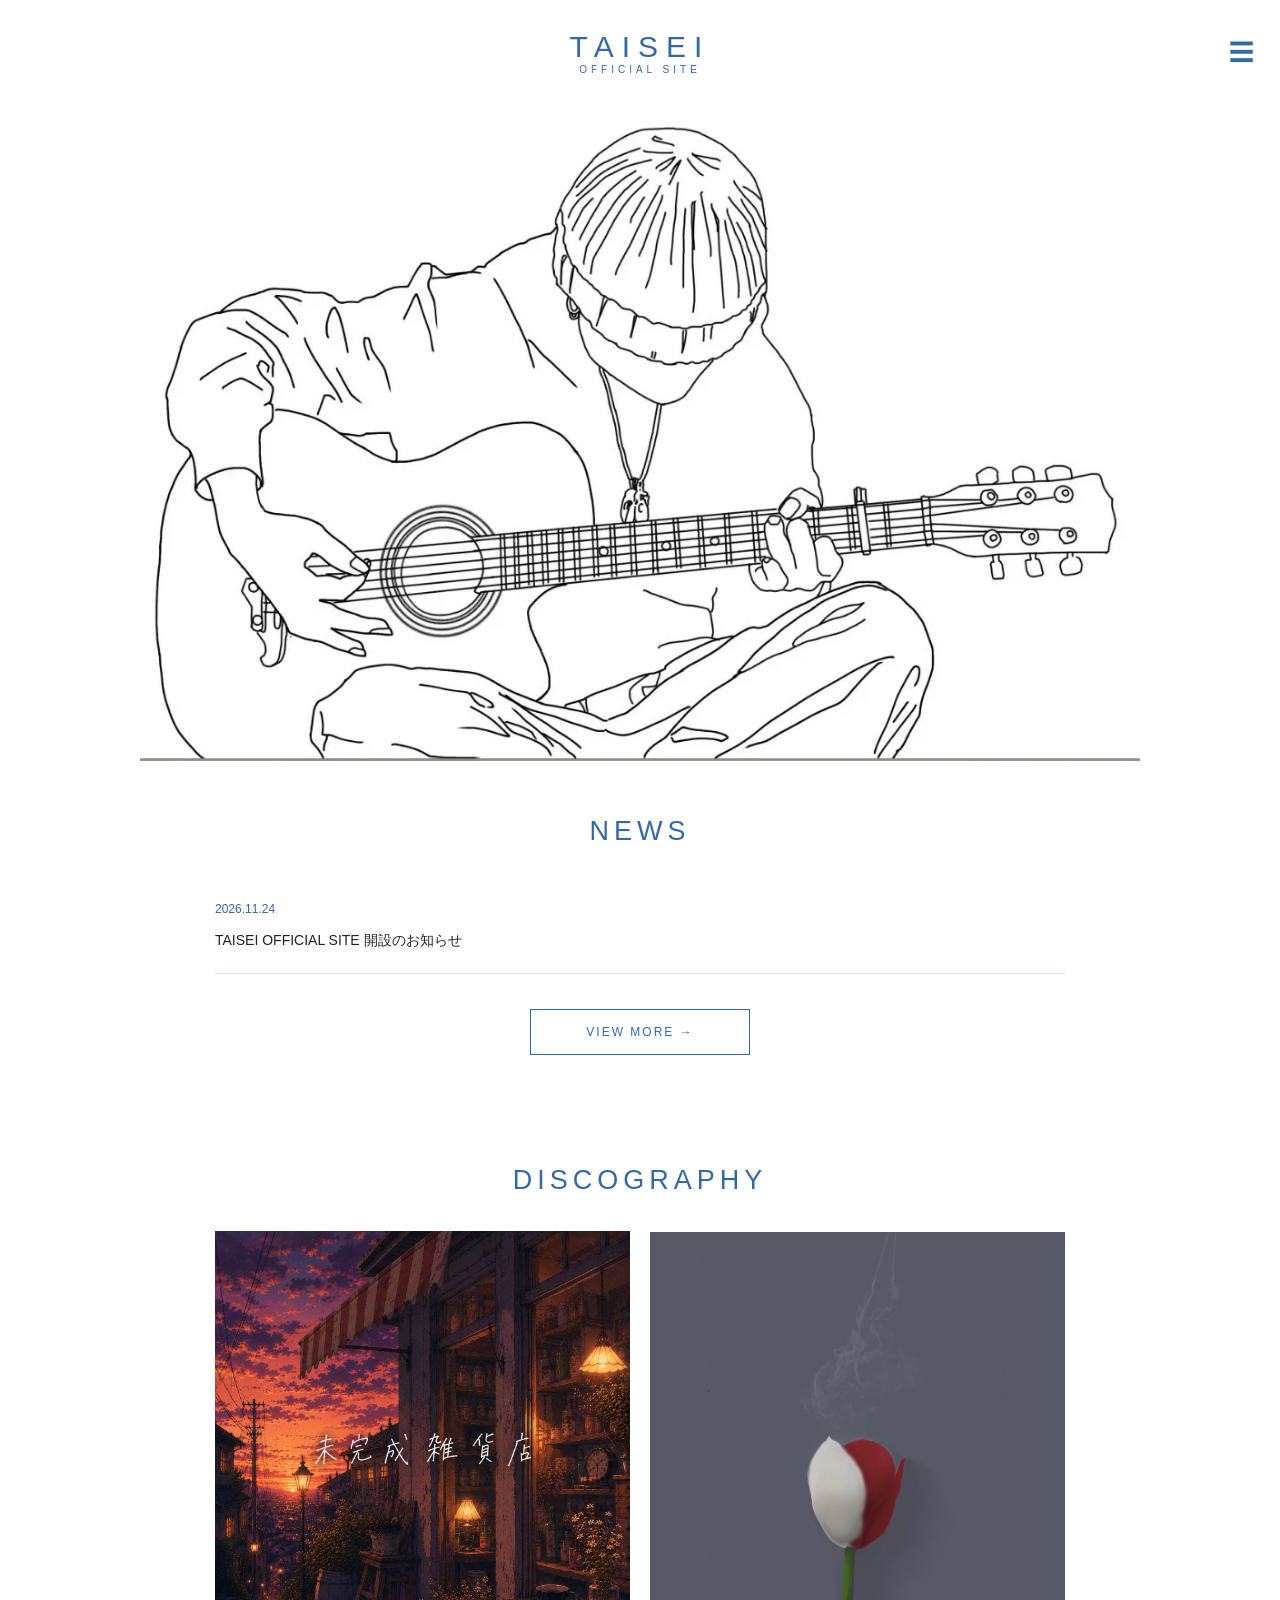
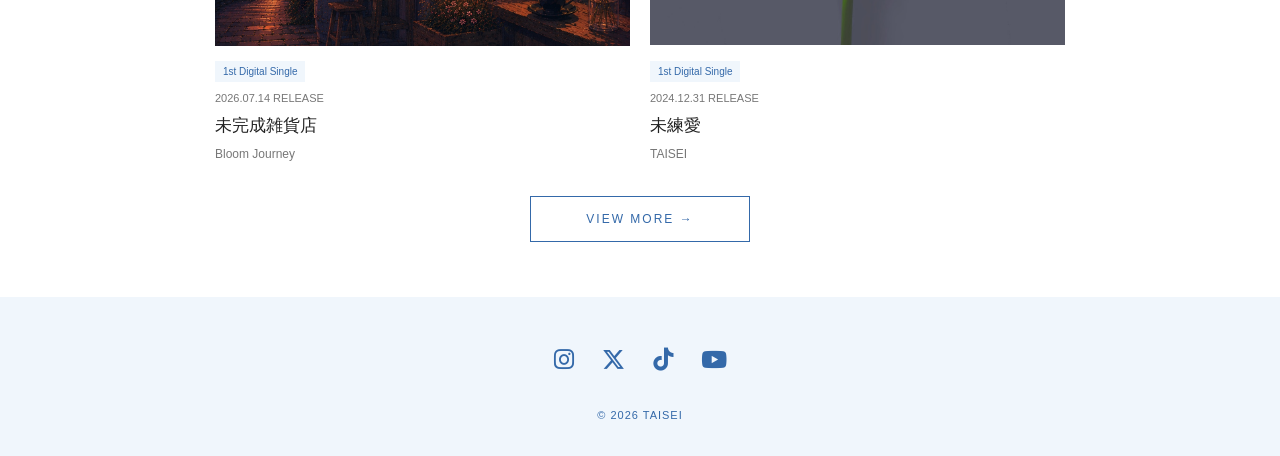
<file: index.html>
<!DOCTYPE html>
<html lang="ja">
<head>
  
<link rel="stylesheet" href="animation.css">

<meta charset="UTF-8">
<meta name="viewport" content="width=device-width, initial-scale=1.0">
<title>TAISEI OFFICIAL SITE</title>
<meta name="description" content="シンガーソングライターTAISEIの公式サイト。最新情報、プロフィール、楽曲情報などを掲載。">
<link rel="stylesheet" href="https://cdnjs.cloudflare.com/ajax/libs/font-awesome/6.7.2/css/all.min.css">

<style>
* {
  box-sizing: border-box;
}
body {
  margin: 0;
  background: #ffffff;
  color: #222222;
  font-family: sans-serif;
}
header {
  padding: 30px 20px;
  text-align: center;
  color: #3469a9;
  position: relative;
}
.logo {
  font-size: 30px;
  font-weight: 300;
  letter-spacing: 8px;
}
.subtitle {
  font-size: 10px;
  letter-spacing: 4px;
}
.menu {
  position: absolute;
  right: 20px;
  top: 35px;
  font-size: 25px;
  color: #3469a9;
  background: none;
  border: none;
  cursor: pointer;
}
nav {
  display: none;
  background: #f0f6fc;
  text-align: center;
  padding: 20px;
}
nav .nav-link {
  display: block;
  padding: 15px;
  color: #3469a9;
  text-decoration: none;
  letter-spacing: 2px;
  font-size: 14px;
}
.sns {
  display: flex;
  justify-content: center;
  align-items: center;
  gap: 28px;
  padding: 25px 0;
}
.sns a {
  color: #3469a9;
  font-size: 23px;
  text-decoration: none;
  transition: opacity 0.2s;
}
.sns a:hover {
  opacity: 0.5;
}
.hero {
  max-width: 1000px;
  margin: auto;
}
.hero img {
  display: block;
  width: 100%;
  height: auto;
}
main {
  max-width: 900px;
  margin: auto;
  padding: 0 25px;
}
section {
  padding: 55px 0;
}
.section-title {
  text-align: center;
  color: #3469a9;
  font-size: 27px;
  font-weight: 300;
  letter-spacing: 5px;
  margin: 0 0 35px;
}
.news-item {
  display: block;
  padding: 20px 0;
  border-bottom: 1px solid #d6e4f2;
  text-decoration: none;
  color: #222222;
}
.news-date {
  font-size: 12px;
  color: #3469a9;
  margin-bottom: 12px;
}
.news-text {
  font-size: 14px;
  line-height: 1.8;
}
.releases {
  display: grid;
  grid-template-columns: repeat(2, minmax(0, 1fr));
  gap: 20px;
}
.release {
  text-decoration: none;
  color: #222222;
}
.jacket {
  display: block;
  width: 100%;
  aspect-ratio: 1 / 1;
  object-fit: contain;
}
.type {
  display: inline-block;
  margin-top: 15px;
  padding: 5px 8px;
  background: #f0f6fc;
  color: #3469a9;
  font-size: 10px;
}
.date {
  color: #777777;
  font-size: 11px;
  margin-top: 10px;
}
.release h3 {
  font-size: 17px;
  font-weight: 500;
  margin: 10px 0;
}
.artist {
  color: #777777;
  font-size: 12px;
}
.more {
  display: block;
  width: 220px;
  max-width: 100%;
  margin: 35px auto 0;
  padding: 15px;
  border: 1px solid #3469a9;
  color: #3469a9;
  text-align: center;
  text-decoration: none;
  font-size: 12px;
  letter-spacing: 2px;
}
footer {
  background: #f0f6fc;
  color: #3469a9;
  text-align: center;
  padding: 25px 20px 35px;
}
.copyright {
  font-size: 11px;
  letter-spacing: 1px;
  margin-top: 10px;
}
</style>
</head>

<body>

<header>
  <div class="logo">TAISEI</div>
  <div class="subtitle">OFFICIAL SITE</div>
  <button class="menu" aria-label="メニュー" aria-expanded="false" onclick="toggleMenu()">☰</button>
</header>

<nav id="nav">

  <a class="nav-link" href="index.html">HOME</a>
  <a class="nav-link" href="news.html">NEWS</a>
  <a class="nav-link" href="profile.html">PROFILE</a>
  <a class="nav-link" href="discography.html">DISCOGRAPHY</a>
  <a class="nav-link" href="contact.html">CONTACT</a>

  <div class="sns">

    <a href="https://www.instagram.com/taisei_bj/" target="_blank" rel="noopener noreferrer" aria-label="Instagram">
      <i class="fa-brands fa-instagram"></i>
    </a>

    <a href="https://x.com/taise1__" target="_blank" rel="noopener noreferrer" aria-label="X">
      <i class="fa-brands fa-x-twitter"></i>
    </a>

    <a href="https://www.tiktok.com/@taisei_bj" target="_blank" rel="noopener noreferrer" aria-label="TikTok">
      <i class="fa-brands fa-tiktok"></i>
    </a>

    <a href="https://youtube.com/@taisei_from_bloom.journey" target="_blank" rel="noopener noreferrer" aria-label="YouTube">
      <i class="fa-brands fa-youtube"></i>
    </a>

  </div>

</nav>

<div class="hero">
  <img src="artist.jpeg" alt="TAISEI">
</div>

<main>

  <section>

    <h2 class="section-title">NEWS</h2>

    <a class="news-item" href="news.html">
      <div class="news-date">2026.11.24</div>
      <div class="news-text">TAISEI OFFICIAL SITE 開設のお知らせ</div>
    </a>

    <a class="more" href="news.html">
      VIEW MORE →
    </a>

  </section>

  <section>

    <h2 class="section-title">DISCOGRAPHY</h2>

    <div class="releases">

      <a class="release" href="bloom.html">
        <img class="jacket" src="bloom.jpeg" alt="未完成雑貨店">
        <span class="type">1st Digital Single</span>
        <div class="date">2026.07.14 RELEASE</div>
        <h3>未完成雑貨店</h3>
        <div class="artist">Bloom Journey</div>
      </a>

      <a class="release" href="mirenai.html">
        <img class="jacket" src="mirenai.jpeg" alt="未練愛">
        <span class="type">1st Digital Single</span>
        <div class="date">2024.12.31 RELEASE</div>
        <h3>未練愛</h3>
        <div class="artist">TAISEI</div>
      </a>

    </div>

    <a class="more" href="discography.html">
      VIEW MORE →
    </a>

  </section>

</main>

<footer>

  <div class="sns">

    <a href="https://www.instagram.com/taisei_bj/" target="_blank" rel="noopener noreferrer" aria-label="Instagram">
      <i class="fa-brands fa-instagram"></i>
    </a>

    <a href="https://x.com/taise1__" target="_blank" rel="noopener noreferrer" aria-label="X">
      <i class="fa-brands fa-x-twitter"></i>
    </a>

    <a href="https://www.tiktok.com/@taisei_bj" target="_blank" rel="noopener noreferrer" aria-label="TikTok">
      <i class="fa-brands fa-tiktok"></i>
    </a>

    <a href="https://youtube.com/@taisei_from_bloom.journey" target="_blank" rel="noopener noreferrer" aria-label="YouTube">
      <i class="fa-brands fa-youtube"></i>
    </a>

  </div>

  <div class="copyright">
    © 2026 TAISEI
  </div>

</footer>

<script>
function toggleMenu() {
  const nav = document.getElementById("nav");
  const button = document.querySelector(".menu");
  const isOpen = nav.style.display === "block";
  nav.style.display = isOpen ? "none" : "block";
  button.textContent = isOpen ? "☰" : "×";
  button.setAttribute("aria-expanded", String(!isOpen));
}
</script>

</body>
</html>
</file>
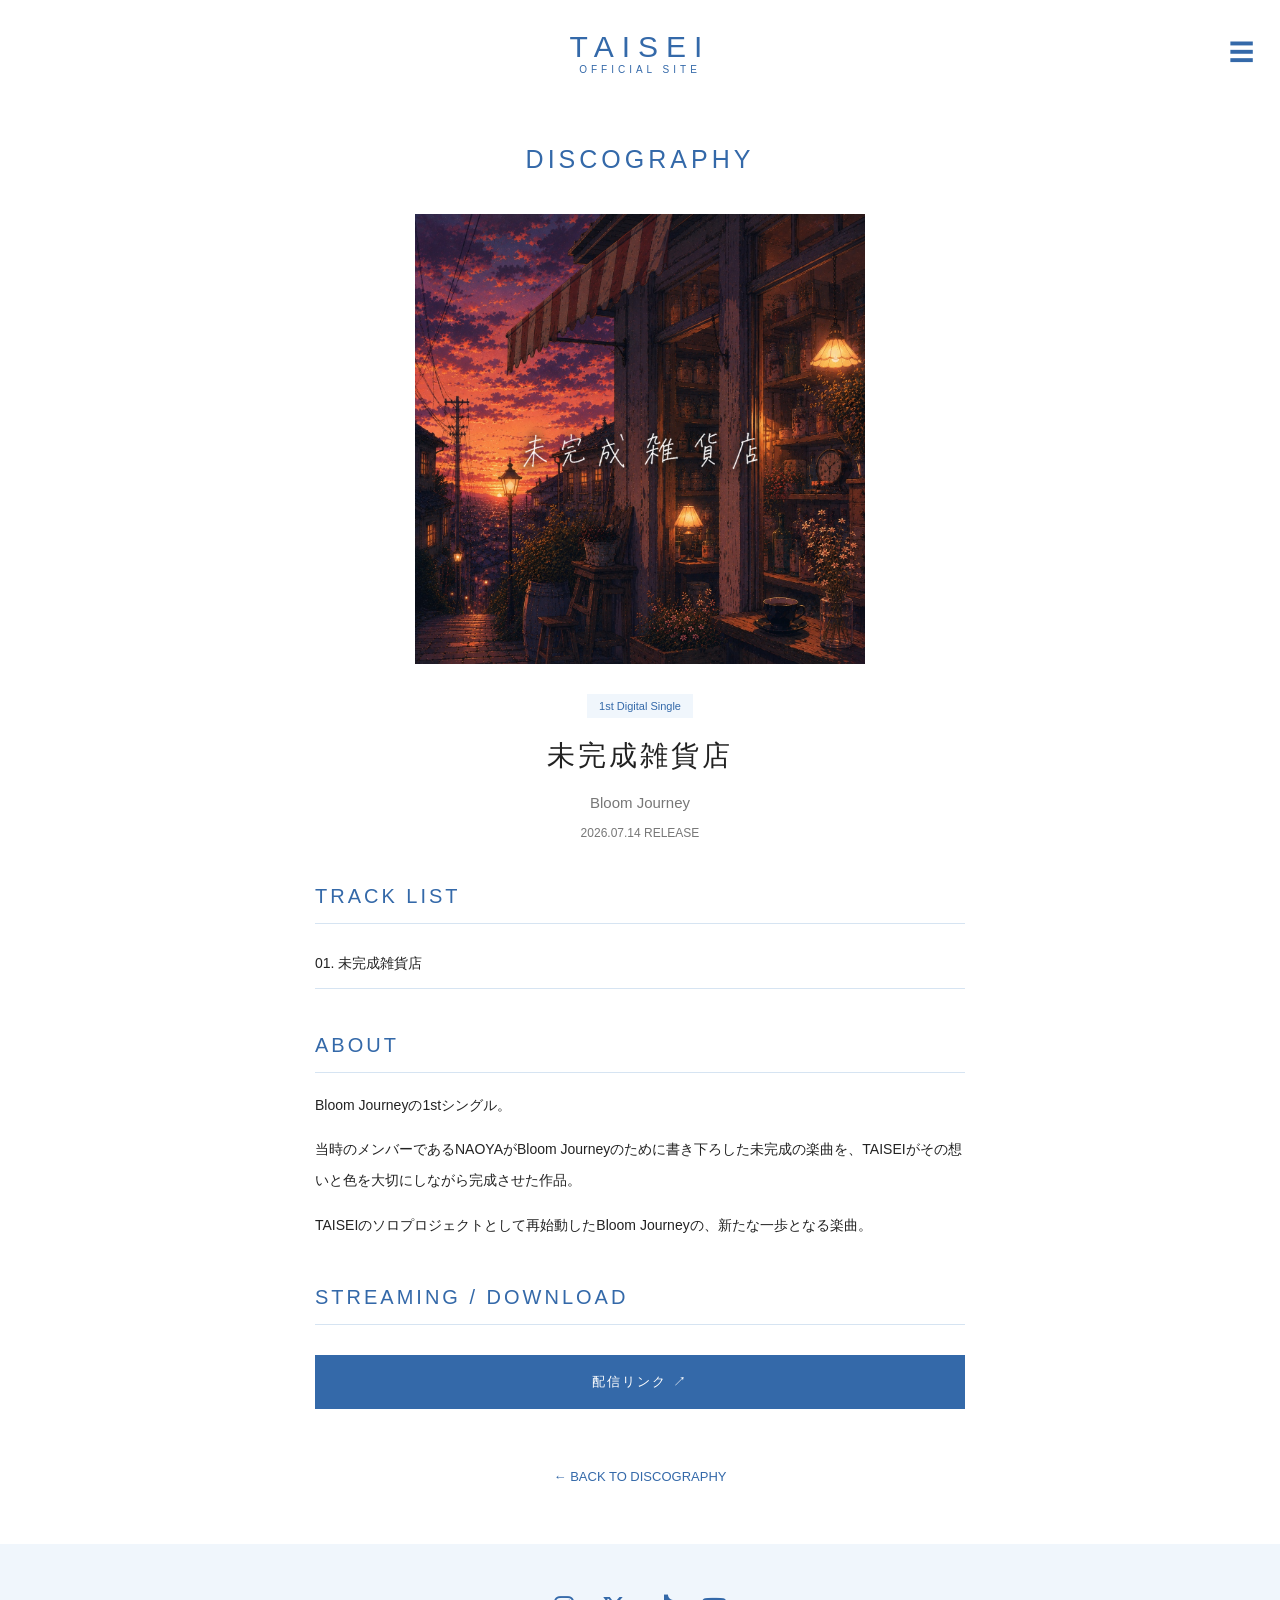
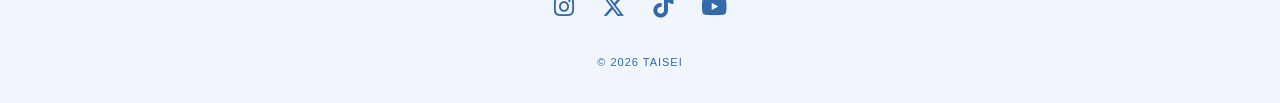
<file: bloom.html>
<!DOCTYPE html>
<html lang="ja">
<head>
<meta charset="UTF-8">
<meta name="viewport" content="width=device-width, initial-scale=1.0">
<title>未完成雑貨店 | TAISEI OFFICIAL SITE</title>

<link rel="stylesheet" href="https://cdnjs.cloudflare.com/ajax/libs/font-awesome/6.7.2/css/all.min.css">

<style>
* {
  box-sizing: border-box;
}
body {
  margin: 0;
  background: #ffffff;
  color: #222222;
  font-family: sans-serif;
}
header {
  padding: 30px 20px;
  text-align: center;
  color: #3469a9;
  position: relative;
}
.logo {
  font-size: 30px;
  font-weight: 300;
  letter-spacing: 8px;
}
.subtitle {
  font-size: 10px;
  letter-spacing: 4px;
}
.menu {
  position: absolute;
  right: 20px;
  top: 35px;
  font-size: 25px;
  color: #3469a9;
  background: none;
  border: none;
  cursor: pointer;
}
nav {
  display: none;
  background: #f0f6fc;
  text-align: center;
  padding: 20px;
}
nav .nav-link {
  display: block;
  padding: 15px;
  color: #3469a9;
  text-decoration: none;
  letter-spacing: 2px;
  font-size: 14px;
}
.sns {
  display: flex;
  justify-content: center;
  align-items: center;
  gap: 28px;
  padding: 25px 0;
}
.sns a {
  color: #3469a9;
  font-size: 23px;
  text-decoration: none;
  transition: opacity 0.2s;
}
.sns a:hover {
  opacity: 0.5;
}
main {
  max-width: 700px;
  margin: auto;
  padding: 40px 25px;
}
.page-title {
  text-align: center;
  color: #3469a9;
  font-size: 25px;
  font-weight: 300;
  letter-spacing: 4px;
  margin-bottom: 40px;
}
.jacket {
  display: block;
  width: 100%;
  max-width: 450px;
  margin: auto;
}
.info {
  text-align: center;
  margin-top: 30px;
}
.type {
  display: inline-block;
  background: #f0f6fc;
  color: #3469a9;
  padding: 6px 12px;
  font-size: 11px;
}
h1 {
  font-size: 28px;
  font-weight: 400;
  letter-spacing: 3px;
}
.artist {
  color: #777777;
  font-size: 15px;
}
.date {
  color: #777777;
  font-size: 12px;
  margin-top: 15px;
}
section {
  margin-top: 45px;
}
h2 {
  color: #3469a9;
  font-weight: 300;
  font-size: 20px;
  letter-spacing: 3px;
  border-bottom: 1px solid #d6e4f2;
  padding-bottom: 15px;
}
p {
  font-size: 14px;
  line-height: 2.2;
}
.track {
  padding: 15px 0;
  border-bottom: 1px solid #d6e4f2;
  font-size: 14px;
}
.streaming {
  display: block;
  text-align: center;
  background: #3469a9;
  color: #ffffff;
  text-decoration: none;
  padding: 18px;
  margin-top: 30px;
  font-size: 13px;
  letter-spacing: 2px;
}
.back {
  display: block;
  text-align: center;
  margin: 60px 0 20px;
  color: #3469a9;
  text-decoration: none;
  font-size: 13px;
}
footer {
  background: #f0f6fc;
  color: #3469a9;
  text-align: center;
  padding: 25px 20px 35px;
}
.copyright {
  font-size: 11px;
  letter-spacing: 1px;
  margin-top: 10px;
}
</style>
</head>

<body>

<header>
  <div class="logo">TAISEI</div>
  <div class="subtitle">OFFICIAL SITE</div>
  <button class="menu" aria-label="メニュー" aria-expanded="false" onclick="toggleMenu()">☰</button>
</header>

<nav id="nav">

  <a class="nav-link" href="index.html">HOME</a>
  <a class="nav-link" href="news.html">NEWS</a>
  <a class="nav-link" href="profile.html">PROFILE</a>
  <a class="nav-link" href="discography.html">DISCOGRAPHY</a>
  <a class="nav-link" href="contact.html">CONTACT</a>

  <div class="sns">

    <a href="https://www.instagram.com/taisei_bj/" target="_blank" rel="noopener noreferrer" aria-label="Instagram">
      <i class="fa-brands fa-instagram"></i>
    </a>

    <a href="https://x.com/taise1__" target="_blank" rel="noopener noreferrer" aria-label="X">
      <i class="fa-brands fa-x-twitter"></i>
    </a>

    <a href="https://www.tiktok.com/@taisei_bj" target="_blank" rel="noopener noreferrer" aria-label="TikTok">
      <i class="fa-brands fa-tiktok"></i>
    </a>

    <a href="https://youtube.com/@taisei_from_bloom.journey" target="_blank" rel="noopener noreferrer" aria-label="YouTube">
      <i class="fa-brands fa-youtube"></i>
    </a>

  </div>

</nav>

<main>

  <div class="page-title">DISCOGRAPHY</div>

  <img class="jacket" src="bloom.jpeg" alt="未完成雑貨店">

  <div class="info">
    <span class="type">1st Digital Single</span>
    <h1>未完成雑貨店</h1>
    <div class="artist">Bloom Journey</div>
    <div class="date">2026.07.14 RELEASE</div>
  </div>

  <section>
    <h2>TRACK LIST</h2>
    <div class="track">01. 未完成雑貨店</div>
  </section>

  <section>
    <h2>ABOUT</h2>

    <p>
      Bloom Journeyの1stシングル。
    </p>

    <p>
      当時のメンバーであるNAOYAがBloom Journeyのために書き下ろした未完成の楽曲を、TAISEIがその想いと色を大切にしながら完成させた作品。
    </p>

    <p>
      TAISEIのソロプロジェクトとして再始動したBloom Journeyの、新たな一歩となる楽曲。
    </p>

  </section>

  <section>

    <h2>STREAMING / DOWNLOAD</h2>

    <a class="streaming" href="https://linkco.re/r6Sgh4Gp" target="_blank" rel="noopener noreferrer">
      配信リンク ↗
    </a>

  </section>

  <a class="back" href="discography.html">
    ← BACK TO DISCOGRAPHY
  </a>

</main>

<footer>

  <div class="sns">

    <a href="https://www.instagram.com/taisei_bj/" target="_blank" rel="noopener noreferrer" aria-label="Instagram">
      <i class="fa-brands fa-instagram"></i>
    </a>

    <a href="https://x.com/taise1__" target="_blank" rel="noopener noreferrer" aria-label="X">
      <i class="fa-brands fa-x-twitter"></i>
    </a>

    <a href="https://www.tiktok.com/@taisei_bj" target="_blank" rel="noopener noreferrer" aria-label="TikTok">
      <i class="fa-brands fa-tiktok"></i>
    </a>

    <a href="https://youtube.com/@taisei_from_bloom.journey" target="_blank" rel="noopener noreferrer" aria-label="YouTube">
      <i class="fa-brands fa-youtube"></i>
    </a>

  </div>

  <div class="copyright">
    © 2026 TAISEI
  </div>

</footer>

<script>
function toggleMenu() {
  const nav = document.getElementById("nav");
  const button = document.querySelector(".menu");
  const isOpen = nav.style.display === "block";

  nav.style.display = isOpen ? "none" : "block";
  button.textContent = isOpen ? "☰" : "×";
  button.setAttribute("aria-expanded", String(!isOpen));
}
</script>

</body>
</html>
</file>
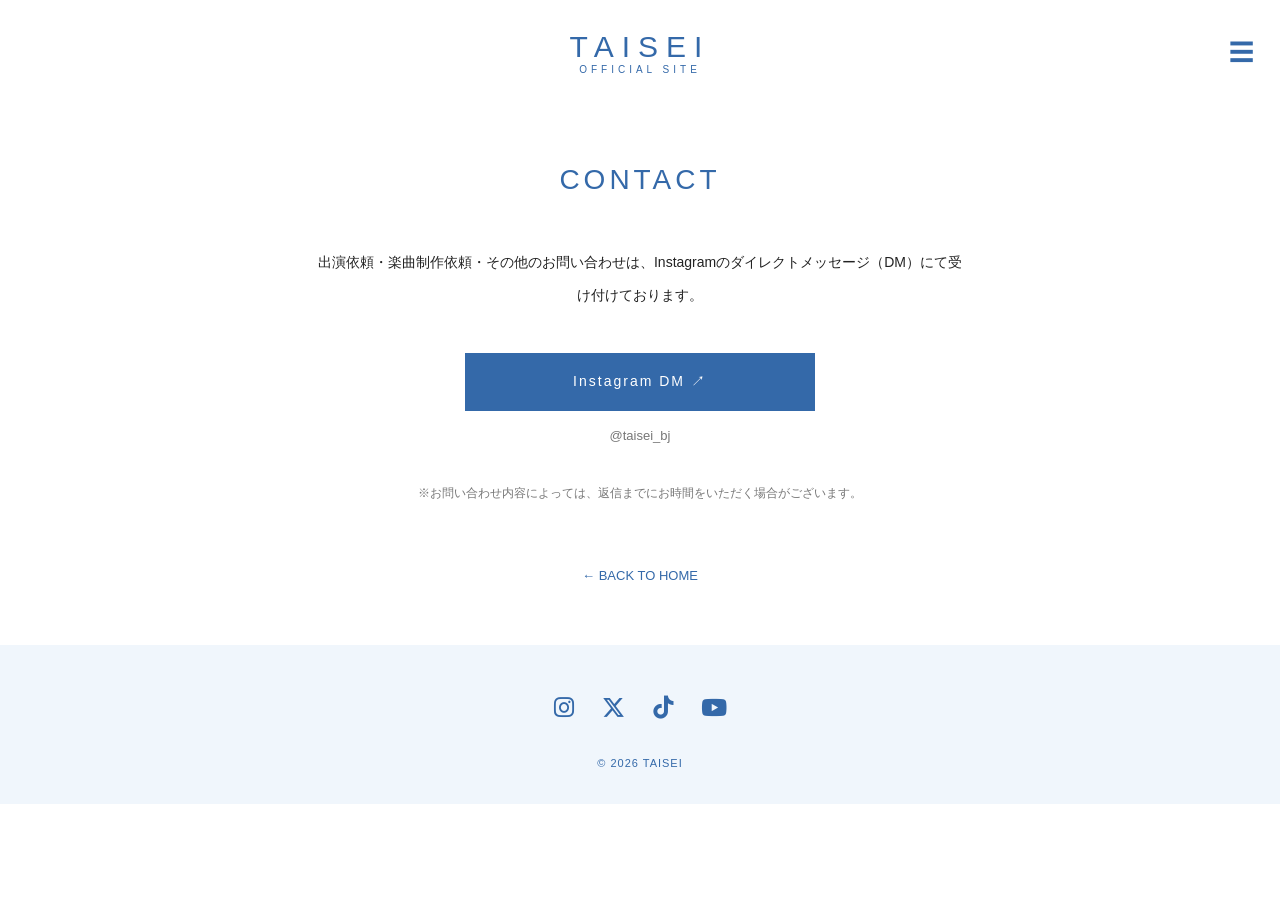
<file: contact.html>
<!DOCTYPE html>
<html lang="ja">
<head>
  <link rel="stylesheet" href="animation.css?v=3">
<meta charset="UTF-8">
<meta name="viewport" content="width=device-width, initial-scale=1.0">
<title>CONTACT | TAISEI OFFICIAL SITE</title>

<link rel="stylesheet" href="https://cdnjs.cloudflare.com/ajax/libs/font-awesome/6.7.2/css/all.min.css">

<style>
* {
  box-sizing: border-box;
}
body {
  margin: 0;
  background: #ffffff;
  color: #222222;
  font-family: sans-serif;
}
header {
  padding: 30px 20px;
  text-align: center;
  color: #3469a9;
  position: relative;
}
.logo {
  font-size: 30px;
  font-weight: 300;
  letter-spacing: 8px;
}
.subtitle {
  font-size: 10px;
  letter-spacing: 4px;
}
.menu {
  position: absolute;
  right: 20px;
  top: 35px;
  font-size: 25px;
  color: #3469a9;
  background: none;
  border: none;
  cursor: pointer;
}
nav {
  display: none;
  background: #f0f6fc;
  text-align: center;
  padding: 20px;
}
nav .nav-link {
  display: block;
  padding: 15px;
  color: #3469a9;
  text-decoration: none;
  letter-spacing: 2px;
  font-size: 14px;
}
.sns {
  display: flex;
  justify-content: center;
  align-items: center;
  gap: 28px;
  padding: 25px 0;
}
.sns a {
  color: #3469a9;
  font-size: 23px;
  text-decoration: none;
  transition: opacity 0.2s;
}
.sns a:hover {
  opacity: 0.5;
}
main {
  max-width: 700px;
  min-height: 60vh;
  margin: auto;
  padding: 40px 25px;
  text-align: center;
}
h1 {
  color: #3469a9;
  font-size: 28px;
  font-weight: 300;
  letter-spacing: 4px;
  margin-bottom: 50px;
}
p {
  font-size: 14px;
  line-height: 2.4;
}
.instagram {
  display: block;
  max-width: 350px;
  margin: 40px auto 15px;
  padding: 20px;
  background: #3469a9;
  color: #ffffff;
  text-decoration: none;
  font-size: 14px;
  letter-spacing: 2px;
}
.account {
  color: #777777;
  font-size: 13px;
  text-decoration: none;
}
.note {
  color: #777777;
  font-size: 12px;
  margin-top: 35px;
}
.back {
  display: block;
  text-align: center;
  margin: 60px 0 20px;
  color: #3469a9;
  text-decoration: none;
  font-size: 13px;
}
footer {
  background: #f0f6fc;
  color: #3469a9;
  text-align: center;
  padding: 25px 20px 35px;
}
.copyright {
  font-size: 11px;
  letter-spacing: 1px;
  margin-top: 10px;
}
</style>
</head>

<body>

<header>
  <div class="logo">TAISEI</div>
  <div class="subtitle">OFFICIAL SITE</div>
  <button class="menu" aria-label="メニュー" aria-expanded="false" onclick="toggleMenu()">☰</button>
</header>

<nav id="nav">

  <a class="nav-link" href="index.html">HOME</a>
  <a class="nav-link" href="news.html">NEWS</a>
  <a class="nav-link" href="profile.html">PROFILE</a>
  <a class="nav-link" href="discography.html">DISCOGRAPHY</a>
  <a class="nav-link" href="contact.html">CONTACT</a>

  <div class="sns">

    <a href="https://www.instagram.com/taisei_bj/" target="_blank" rel="noopener noreferrer" aria-label="Instagram">
      <i class="fa-brands fa-instagram"></i>
    </a>

    <a href="https://x.com/taise1__" target="_blank" rel="noopener noreferrer" aria-label="X">
      <i class="fa-brands fa-x-twitter"></i>
    </a>

    <a href="https://www.tiktok.com/@taisei_bj" target="_blank" rel="noopener noreferrer" aria-label="TikTok">
      <i class="fa-brands fa-tiktok"></i>
    </a>

    <a href="https://youtube.com/@taisei_from_bloom.journey" target="_blank" rel="noopener noreferrer" aria-label="YouTube">
      <i class="fa-brands fa-youtube"></i>
    </a>

  </div>

</nav>

<main>

  <h1>CONTACT</h1>

  <p>
    出演依頼・楽曲制作依頼・その他のお問い合わせは、Instagramのダイレクトメッセージ（DM）にて受け付けております。
  </p>

  <a class="instagram" href="https://ig.me/m/taisei_bj" target="_blank" rel="noopener noreferrer">
    Instagram DM ↗
  </a>

  <a class="account" href="https://www.instagram.com/taisei_bj/" target="_blank" rel="noopener noreferrer">
    @taisei_bj
  </a>

  <p class="note">
    ※お問い合わせ内容によっては、返信までにお時間をいただく場合がございます。
  </p>

  <a class="back" href="index.html">
    ← BACK TO HOME
  </a>

</main>

<footer>

  <div class="sns">

    <a href="https://www.instagram.com/taisei_bj/" target="_blank" rel="noopener noreferrer" aria-label="Instagram">
      <i class="fa-brands fa-instagram"></i>
    </a>

    <a href="https://x.com/taise1__" target="_blank" rel="noopener noreferrer" aria-label="X">
      <i class="fa-brands fa-x-twitter"></i>
    </a>

    <a href="https://www.tiktok.com/@taisei_bj" target="_blank" rel="noopener noreferrer" aria-label="TikTok">
      <i class="fa-brands fa-tiktok"></i>
    </a>

    <a href="https://youtube.com/@taisei_from_bloom.journey" target="_blank" rel="noopener noreferrer" aria-label="YouTube">
      <i class="fa-brands fa-youtube"></i>
    </a>

  </div>

  <div class="copyright">
    © 2026 TAISEI
  </div>

</footer>

<script>
function toggleMenu() {
  const nav = document.getElementById("nav");
  const button = document.querySelector(".menu");
  const isOpen = nav.style.display === "block";

  nav.style.display = isOpen ? "none" : "block";
  button.textContent = isOpen ? "☰" : "×";
  button.setAttribute("aria-expanded", String(!isOpen));
}
</script>

</body>
</html>
</file>
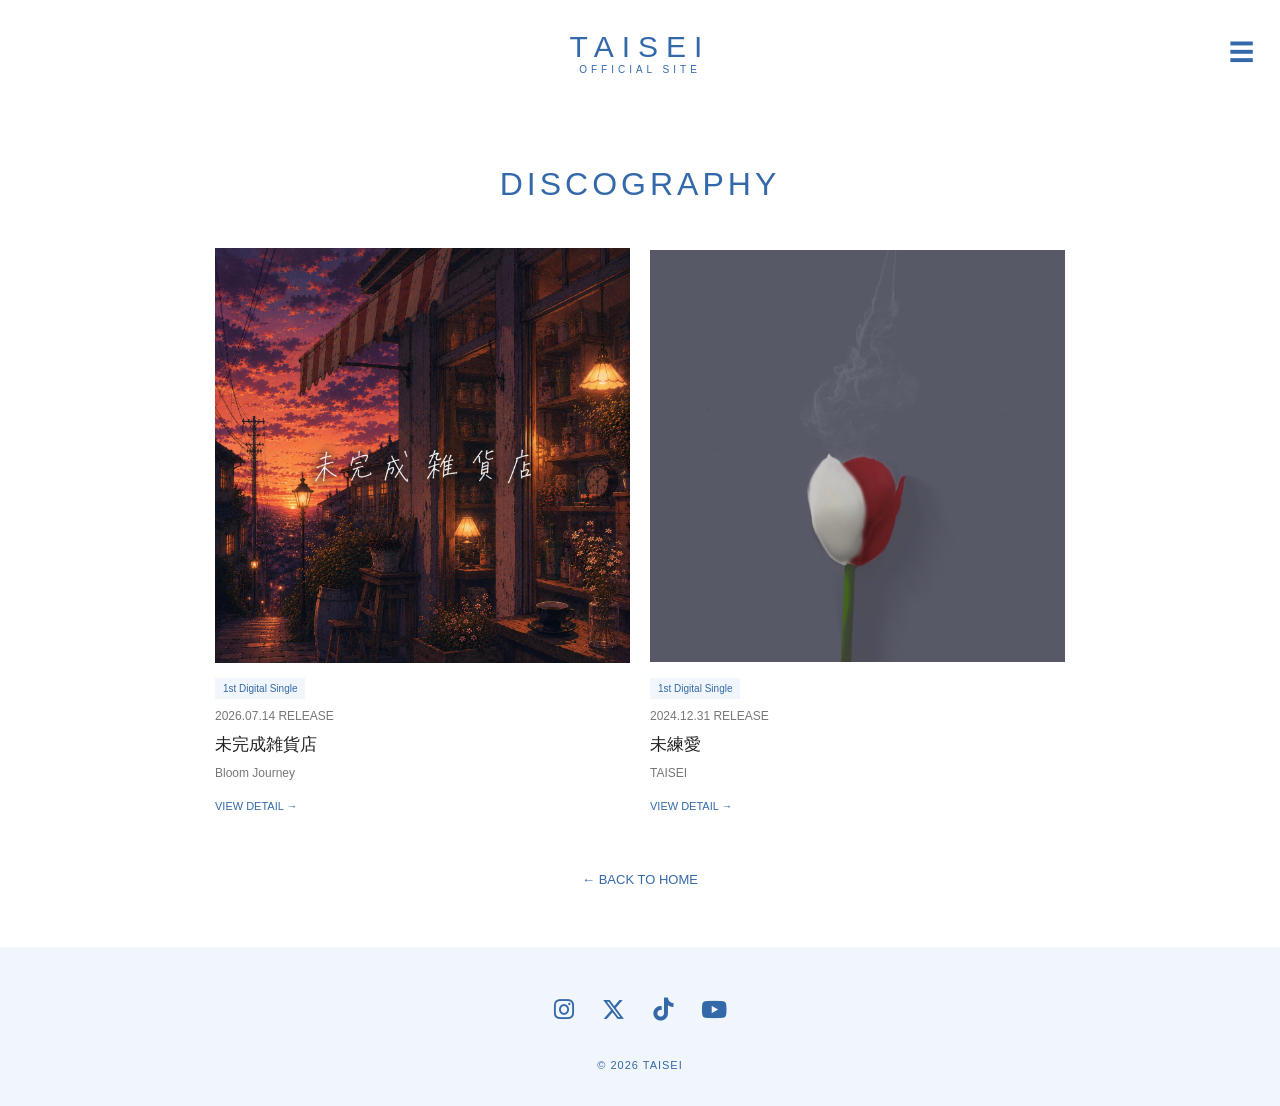
<file: discography.html>
<!DOCTYPE html>
<html lang="ja">
<head>
  <link rel="stylesheet" href="animation.css?v=3">
<meta charset="UTF-8">
<meta name="viewport" content="width=device-width, initial-scale=1.0">
<title>DISCOGRAPHY | TAISEI OFFICIAL SITE</title>

<link rel="stylesheet" href="https://cdnjs.cloudflare.com/ajax/libs/font-awesome/6.7.2/css/all.min.css">

<style>
* {
  box-sizing: border-box;
}
body {
  margin: 0;
  background: #ffffff;
  color: #222222;
  font-family: sans-serif;
}
header {
  padding: 30px 20px;
  text-align: center;
  color: #3469a9;
  position: relative;
}
.logo {
  font-size: 30px;
  font-weight: 300;
  letter-spacing: 8px;
}
.subtitle {
  font-size: 10px;
  letter-spacing: 4px;
}
.menu {
  position: absolute;
  right: 20px;
  top: 35px;
  font-size: 25px;
  color: #3469a9;
  background: none;
  border: none;
  cursor: pointer;
}
nav {
  display: none;
  background: #f0f6fc;
  text-align: center;
  padding: 20px;
}
nav .nav-link {
  display: block;
  padding: 15px;
  color: #3469a9;
  text-decoration: none;
  letter-spacing: 2px;
  font-size: 14px;
}
.sns {
  display: flex;
  justify-content: center;
  align-items: center;
  gap: 28px;
  padding: 25px 0;
}
.sns a {
  color: #3469a9;
  font-size: 23px;
  text-decoration: none;
  transition: opacity 0.2s;
}
.sns a:hover {
  opacity: 0.5;
}
main {
  max-width: 900px;
  min-height: 60vh;
  margin: auto;
  padding: 40px 25px;
}
h1 {
  text-align: center;
  color: #3469a9;
  font-size: clamp(22px, 6vw, 32px);
  font-weight: 300;
  letter-spacing: 4px;
  margin-bottom: 45px;
}
.releases {
  display: grid;
  grid-template-columns: repeat(2, minmax(0, 1fr));
  gap: 20px;
}
.release {
  text-decoration: none;
  color: #222222;
}
.jacket {
  display: block;
  width: 100%;
  aspect-ratio: 1 / 1;
  object-fit: contain;
}
.type {
  display: inline-block;
  margin-top: 15px;
  padding: 5px 8px;
  background: #f0f6fc;
  color: #3469a9;
  font-size: 10px;
}
.date {
  color: #777777;
  font-size: 12px;
  margin-top: 10px;
}
h2 {
  font-size: 17px;
  font-weight: 500;
  margin: 10px 0;
}
.artist {
  color: #777777;
  font-size: 12px;
}
.detail {
  color: #3469a9;
  font-size: 11px;
  margin-top: 20px;
}
.back {
  display: block;
  text-align: center;
  margin: 60px 0 20px;
  color: #3469a9;
  text-decoration: none;
  font-size: 13px;
}
footer {
  background: #f0f6fc;
  color: #3469a9;
  text-align: center;
  padding: 25px 20px 35px;
}
.copyright {
  font-size: 11px;
  letter-spacing: 1px;
  margin-top: 10px;
}
</style>
</head>

<body>

<header>
  <div class="logo">TAISEI</div>
  <div class="subtitle">OFFICIAL SITE</div>
  <button class="menu" aria-label="メニュー" aria-expanded="false" onclick="toggleMenu()">☰</button>
</header>

<nav id="nav">

  <a class="nav-link" href="index.html">HOME</a>
  <a class="nav-link" href="news.html">NEWS</a>
  <a class="nav-link" href="profile.html">PROFILE</a>
  <a class="nav-link" href="discography.html">DISCOGRAPHY</a>
  <a class="nav-link" href="contact.html">CONTACT</a>

  <div class="sns">

    <a href="https://www.instagram.com/taisei_bj/" target="_blank" rel="noopener noreferrer" aria-label="Instagram">
      <i class="fa-brands fa-instagram"></i>
    </a>

    <a href="https://x.com/taise1__" target="_blank" rel="noopener noreferrer" aria-label="X">
      <i class="fa-brands fa-x-twitter"></i>
    </a>

    <a href="https://www.tiktok.com/@taisei_bj" target="_blank" rel="noopener noreferrer" aria-label="TikTok">
      <i class="fa-brands fa-tiktok"></i>
    </a>

    <a href="https://youtube.com/@taisei_from_bloom.journey" target="_blank" rel="noopener noreferrer" aria-label="YouTube">
      <i class="fa-brands fa-youtube"></i>
    </a>

  </div>

</nav>

<main>

  <h1>DISCOGRAPHY</h1>

  <div class="releases">

    <a class="release" href="bloom.html">
      <img class="jacket" src="bloom.jpeg" alt="未完成雑貨店">
      <span class="type">1st Digital Single</span>
      <div class="date">2026.07.14 RELEASE</div>
      <h2>未完成雑貨店</h2>
      <div class="artist">Bloom Journey</div>
      <div class="detail">VIEW DETAIL →</div>
    </a>

    <a class="release" href="mirenai.html">
      <img class="jacket" src="mirenai.jpeg" alt="未練愛">
      <span class="type">1st Digital Single</span>
      <div class="date">2024.12.31 RELEASE</div>
      <h2>未練愛</h2>
      <div class="artist">TAISEI</div>
      <div class="detail">VIEW DETAIL →</div>
    </a>

  </div>

  <a class="back" href="index.html">
    ← BACK TO HOME
  </a>

</main>

<footer>

  <div class="sns">

    <a href="https://www.instagram.com/taisei_bj/" target="_blank" rel="noopener noreferrer" aria-label="Instagram">
      <i class="fa-brands fa-instagram"></i>
    </a>

    <a href="https://x.com/taise1__" target="_blank" rel="noopener noreferrer" aria-label="X">
      <i class="fa-brands fa-x-twitter"></i>
    </a>

    <a href="https://www.tiktok.com/@taisei_bj" target="_blank" rel="noopener noreferrer" aria-label="TikTok">
      <i class="fa-brands fa-tiktok"></i>
    </a>

    <a href="https://youtube.com/@taisei_from_bloom.journey" target="_blank" rel="noopener noreferrer" aria-label="YouTube">
      <i class="fa-brands fa-youtube"></i>
    </a>

  </div>

  <div class="copyright">
    © 2026 TAISEI
  </div>

</footer>

<script>
function toggleMenu() {
  const nav = document.getElementById("nav");
  const button = document.querySelector(".menu");
  const isOpen = nav.style.display === "block";

  nav.style.display = isOpen ? "none" : "block";
  button.textContent = isOpen ? "☰" : "×";
  button.setAttribute("aria-expanded", String(!isOpen));
}
</script>

</body>
</html>
</file>
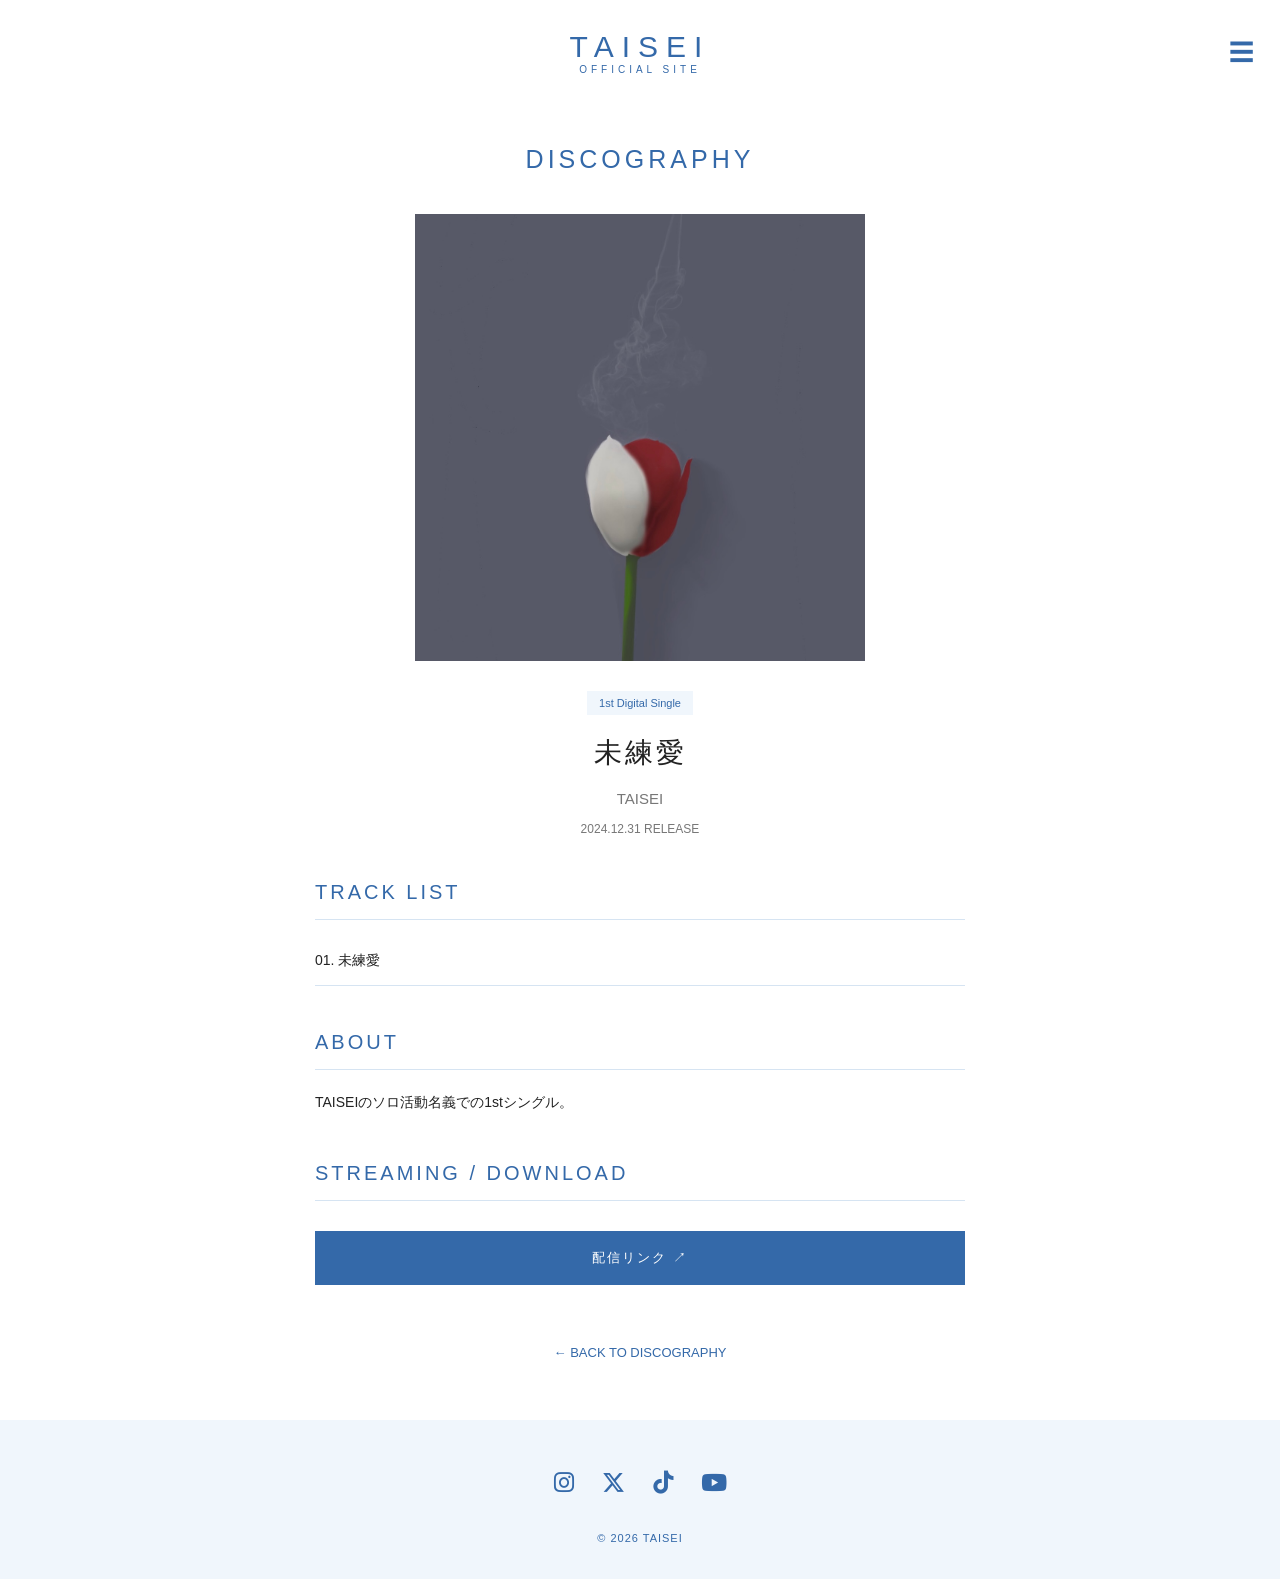
<file: mirenai.html>
<!DOCTYPE html>
<html lang="ja">
<head>
<meta charset="UTF-8">
<meta name="viewport" content="width=device-width, initial-scale=1.0">
<title>未練愛 | TAISEI OFFICIAL SITE</title>

<link rel="stylesheet" href="https://cdnjs.cloudflare.com/ajax/libs/font-awesome/6.7.2/css/all.min.css">

<style>
* {
  box-sizing: border-box;
}
body {
  margin: 0;
  background: #ffffff;
  color: #222222;
  font-family: sans-serif;
}
header {
  padding: 30px 20px;
  text-align: center;
  color: #3469a9;
  position: relative;
}
.logo {
  font-size: 30px;
  font-weight: 300;
  letter-spacing: 8px;
}
.subtitle {
  font-size: 10px;
  letter-spacing: 4px;
}
.menu {
  position: absolute;
  right: 20px;
  top: 35px;
  font-size: 25px;
  color: #3469a9;
  background: none;
  border: none;
  cursor: pointer;
}
nav {
  display: none;
  background: #f0f6fc;
  text-align: center;
  padding: 20px;
}
nav .nav-link {
  display: block;
  padding: 15px;
  color: #3469a9;
  text-decoration: none;
  letter-spacing: 2px;
  font-size: 14px;
}
.sns {
  display: flex;
  justify-content: center;
  align-items: center;
  gap: 28px;
  padding: 25px 0;
}
.sns a {
  color: #3469a9;
  font-size: 23px;
  text-decoration: none;
  transition: opacity 0.2s;
}
.sns a:hover {
  opacity: 0.5;
}
main {
  max-width: 700px;
  margin: auto;
  padding: 40px 25px;
}
.page-title {
  text-align: center;
  color: #3469a9;
  font-size: 25px;
  font-weight: 300;
  letter-spacing: 4px;
  margin-bottom: 40px;
}
.jacket {
  display: block;
  width: 100%;
  max-width: 450px;
  margin: auto;
}
.info {
  text-align: center;
  margin-top: 30px;
}
.type {
  display: inline-block;
  background: #f0f6fc;
  color: #3469a9;
  padding: 6px 12px;
  font-size: 11px;
}
h1 {
  font-size: 28px;
  font-weight: 400;
  letter-spacing: 3px;
}
.artist {
  color: #777777;
  font-size: 15px;
}
.date {
  color: #777777;
  font-size: 12px;
  margin-top: 15px;
}
section {
  margin-top: 45px;
}
h2 {
  color: #3469a9;
  font-weight: 300;
  font-size: 20px;
  letter-spacing: 3px;
  border-bottom: 1px solid #d6e4f2;
  padding-bottom: 15px;
}
p {
  font-size: 14px;
  line-height: 2.2;
}
.track {
  padding: 15px 0;
  border-bottom: 1px solid #d6e4f2;
  font-size: 14px;
}
.streaming {
  display: block;
  text-align: center;
  background: #3469a9;
  color: #ffffff;
  text-decoration: none;
  padding: 18px;
  margin-top: 30px;
  font-size: 13px;
  letter-spacing: 2px;
}
.back {
  display: block;
  text-align: center;
  margin: 60px 0 20px;
  color: #3469a9;
  text-decoration: none;
  font-size: 13px;
}
footer {
  background: #f0f6fc;
  color: #3469a9;
  text-align: center;
  padding: 25px 20px 35px;
}
.copyright {
  font-size: 11px;
  letter-spacing: 1px;
  margin-top: 10px;
}
</style>
</head>

<body>

<header>
  <div class="logo">TAISEI</div>
  <div class="subtitle">OFFICIAL SITE</div>
  <button class="menu" aria-label="メニュー" aria-expanded="false" onclick="toggleMenu()">☰</button>
</header>

<nav id="nav">

  <a class="nav-link" href="index.html">HOME</a>
  <a class="nav-link" href="news.html">NEWS</a>
  <a class="nav-link" href="profile.html">PROFILE</a>
  <a class="nav-link" href="discography.html">DISCOGRAPHY</a>
  <a class="nav-link" href="contact.html">CONTACT</a>

  <div class="sns">

    <a href="https://www.instagram.com/taisei_bj/" target="_blank" rel="noopener noreferrer" aria-label="Instagram">
      <i class="fa-brands fa-instagram"></i>
    </a>

    <a href="https://x.com/taise1__" target="_blank" rel="noopener noreferrer" aria-label="X">
      <i class="fa-brands fa-x-twitter"></i>
    </a>

    <a href="https://www.tiktok.com/@taisei_bj" target="_blank" rel="noopener noreferrer" aria-label="TikTok">
      <i class="fa-brands fa-tiktok"></i>
    </a>

    <a href="https://youtube.com/@taisei_from_bloom.journey" target="_blank" rel="noopener noreferrer" aria-label="YouTube">
      <i class="fa-brands fa-youtube"></i>
    </a>

  </div>

</nav>

<main>

  <div class="page-title">DISCOGRAPHY</div>

  <img class="jacket" src="mirenai.jpeg" alt="未練愛">

  <div class="info">
    <span class="type">1st Digital Single</span>
    <h1>未練愛</h1>
    <div class="artist">TAISEI</div>
    <div class="date">2024.12.31 RELEASE</div>
  </div>

  <section>

    <h2>TRACK LIST</h2>

    <div class="track">01. 未練愛</div>

  </section>

  <section>

    <h2>ABOUT</h2>

    <p>
      TAISEIのソロ活動名義での1stシングル。
    </p>

  </section>

  <section>

    <h2>STREAMING / DOWNLOAD</h2>

    <a class="streaming" href="https://linkco.re/AxtfZpAD" target="_blank" rel="noopener noreferrer">
      配信リンク ↗
    </a>

  </section>

  <a class="back" href="discography.html">
    ← BACK TO DISCOGRAPHY
  </a>

</main>

<footer>

  <div class="sns">

    <a href="https://www.instagram.com/taisei_bj/" target="_blank" rel="noopener noreferrer" aria-label="Instagram">
      <i class="fa-brands fa-instagram"></i>
    </a>

    <a href="https://x.com/taise1__" target="_blank" rel="noopener noreferrer" aria-label="X">
      <i class="fa-brands fa-x-twitter"></i>
    </a>

    <a href="https://www.tiktok.com/@taisei_bj" target="_blank" rel="noopener noreferrer" aria-label="TikTok">
      <i class="fa-brands fa-tiktok"></i>
    </a>

    <a href="https://youtube.com/@taisei_from_bloom.journey" target="_blank" rel="noopener noreferrer" aria-label="YouTube">
      <i class="fa-brands fa-youtube"></i>
    </a>

  </div>

  <div class="copyright">
    © 2026 TAISEI
  </div>

</footer>

<script>
function toggleMenu() {
  const nav = document.getElementById("nav");
  const button = document.querySelector(".menu");
  const isOpen = nav.style.display === "block";

  nav.style.display = isOpen ? "none" : "block";
  button.textContent = isOpen ? "☰" : "×";
  button.setAttribute("aria-expanded", String(!isOpen));
}
</script>

</body>
</html>
</file>
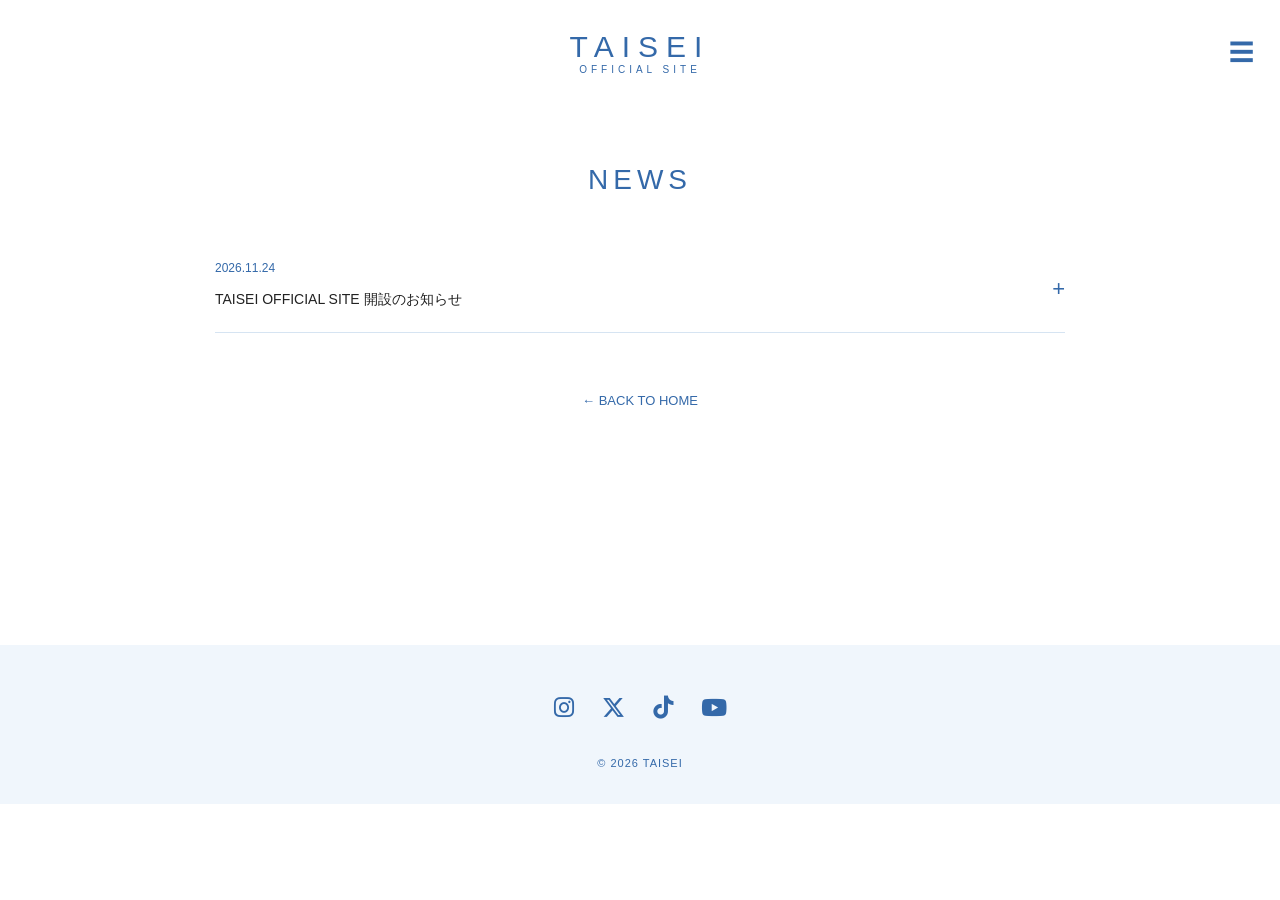
<file: news.html>
<!DOCTYPE html>
<html lang="ja">
<head>
  <link rel="stylesheet" href="animation.css?v=3">
<meta charset="UTF-8">
<meta name="viewport" content="width=device-width, initial-scale=1.0">
<title>NEWS | TAISEI OFFICIAL SITE</title>

<link rel="stylesheet" href="https://cdnjs.cloudflare.com/ajax/libs/font-awesome/6.7.2/css/all.min.css">

<style>
* {
  box-sizing: border-box;
}
body {
  margin: 0;
  background: #ffffff;
  color: #222222;
  font-family: sans-serif;
}
header {
  padding: 30px 20px;
  text-align: center;
  color: #3469a9;
  position: relative;
}
.logo {
  font-size: 30px;
  font-weight: 300;
  letter-spacing: 8px;
}
.subtitle {
  font-size: 10px;
  letter-spacing: 4px;
}
.menu {
  position: absolute;
  right: 20px;
  top: 35px;
  font-size: 25px;
  color: #3469a9;
  background: none;
  border: none;
  cursor: pointer;
}
nav {
  display: none;
  background: #f0f6fc;
  text-align: center;
  padding: 20px;
}
nav .nav-link {
  display: block;
  padding: 15px;
  color: #3469a9;
  text-decoration: none;
  letter-spacing: 2px;
  font-size: 14px;
}
.sns {
  display: flex;
  justify-content: center;
  align-items: center;
  gap: 28px;
  padding: 25px 0;
}
.sns a {
  color: #3469a9;
  font-size: 23px;
  text-decoration: none;
  transition: opacity 0.2s;
}
.sns a:hover {
  opacity: 0.5;
}
main {
  max-width: 900px;
  min-height: 60vh;
  margin: auto;
  padding: 40px 25px;
}
h1 {
  text-align: center;
  color: #3469a9;
  font-size: 28px;
  font-weight: 300;
  letter-spacing: 5px;
  margin-bottom: 45px;
}
details {
  border-bottom: 1px solid #d6e4f2;
  padding: 20px 0;
}
summary {
  list-style: none;
  cursor: pointer;
  position: relative;
  padding-right: 30px;
}
summary::-webkit-details-marker {
  display: none;
}
summary::after {
  content: "+";
  position: absolute;
  right: 0;
  top: 15px;
  color: #3469a9;
  font-size: 22px;
}
details[open] summary::after {
  content: "−";
}
.news-date {
  color: #3469a9;
  font-size: 12px;
  margin-bottom: 12px;
}
.news-title {
  font-size: 14px;
  line-height: 1.8;
}
.news-content {
  font-size: 14px;
  line-height: 2.2;
  padding-top: 20px;
}
.back {
  display: block;
  text-align: center;
  margin: 60px 0 20px;
  color: #3469a9;
  text-decoration: none;
  font-size: 13px;
}
footer {
  background: #f0f6fc;
  color: #3469a9;
  text-align: center;
  padding: 25px 20px 35px;
}
.copyright {
  font-size: 11px;
  letter-spacing: 1px;
  margin-top: 10px;
}
</style>
</head>

<body>

<header>
  <div class="logo">TAISEI</div>
  <div class="subtitle">OFFICIAL SITE</div>
  <button class="menu" aria-label="メニュー" aria-expanded="false" onclick="toggleMenu()">☰</button>
</header>

<nav id="nav">

  <a class="nav-link" href="index.html">HOME</a>
  <a class="nav-link" href="news.html">NEWS</a>
  <a class="nav-link" href="profile.html">PROFILE</a>
  <a class="nav-link" href="discography.html">DISCOGRAPHY</a>
  <a class="nav-link" href="contact.html">CONTACT</a>

  <div class="sns">

    <a href="https://www.instagram.com/taisei_bj/" target="_blank" rel="noopener noreferrer" aria-label="Instagram">
      <i class="fa-brands fa-instagram"></i>
    </a>

    <a href="https://x.com/taise1__" target="_blank" rel="noopener noreferrer" aria-label="X">
      <i class="fa-brands fa-x-twitter"></i>
    </a>

    <a href="https://www.tiktok.com/@taisei_bj" target="_blank" rel="noopener noreferrer" aria-label="TikTok">
      <i class="fa-brands fa-tiktok"></i>
    </a>

    <a href="https://youtube.com/@taisei_from_bloom.journey" target="_blank" rel="noopener noreferrer" aria-label="YouTube">
      <i class="fa-brands fa-youtube"></i>
    </a>

  </div>

</nav>

<main>

  <h1>NEWS</h1>

  <details>

    <summary>
      <div class="news-date">2026.11.24</div>
      <div class="news-title">
        TAISEI OFFICIAL SITE 開設のお知らせ
      </div>
    </summary>

    <div class="news-content">
      <p>
        この度、TAISEI OFFICIAL SITEを開設いたしました。
      </p>

      <p>
        今後はこちらの公式サイトにて、最新情報や楽曲のリリース情報などを随時お知らせいたします。
      </p>

      <p>
        今後ともTAISEIをよろしくお願いいたします。
      </p>
    </div>

  </details>

  <a class="back" href="index.html">
    ← BACK TO HOME
  </a>

</main>

<footer>

  <div class="sns">

    <a href="https://www.instagram.com/taisei_bj/" target="_blank" rel="noopener noreferrer" aria-label="Instagram">
      <i class="fa-brands fa-instagram"></i>
    </a>

    <a href="https://x.com/taise1__" target="_blank" rel="noopener noreferrer" aria-label="X">
      <i class="fa-brands fa-x-twitter"></i>
    </a>

    <a href="https://www.tiktok.com/@taisei_bj" target="_blank" rel="noopener noreferrer" aria-label="TikTok">
      <i class="fa-brands fa-tiktok"></i>
    </a>

    <a href="https://youtube.com/@taisei_from_bloom.journey" target="_blank" rel="noopener noreferrer" aria-label="YouTube">
      <i class="fa-brands fa-youtube"></i>
    </a>

  </div>

  <div class="copyright">
    © 2026 TAISEI
  </div>

</footer>

<script>
function toggleMenu() {
  const nav = document.getElementById("nav");
  const button = document.querySelector(".menu");
  const isOpen = nav.style.display === "block";

  nav.style.display = isOpen ? "none" : "block";
  button.textContent = isOpen ? "☰" : "×";
  button.setAttribute("aria-expanded", String(!isOpen));
}
</script>

</body>
</html>
</file>
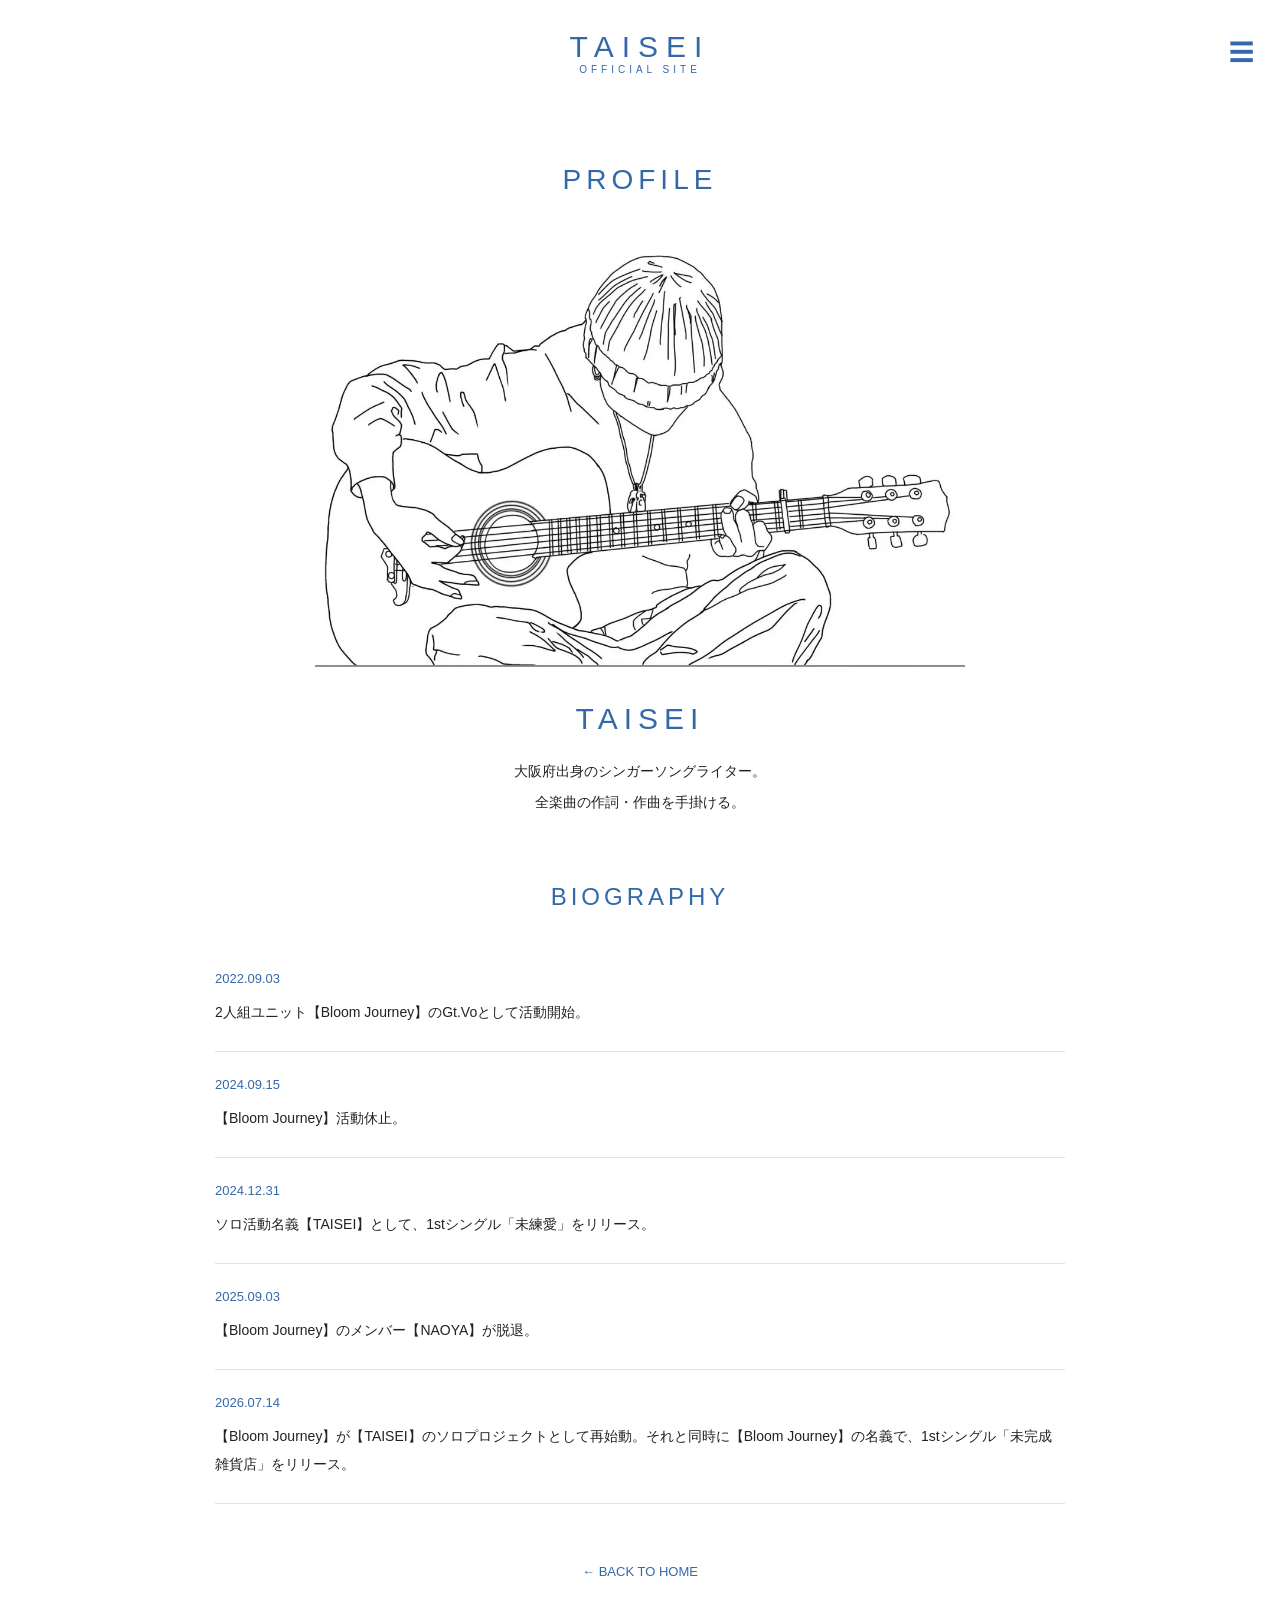
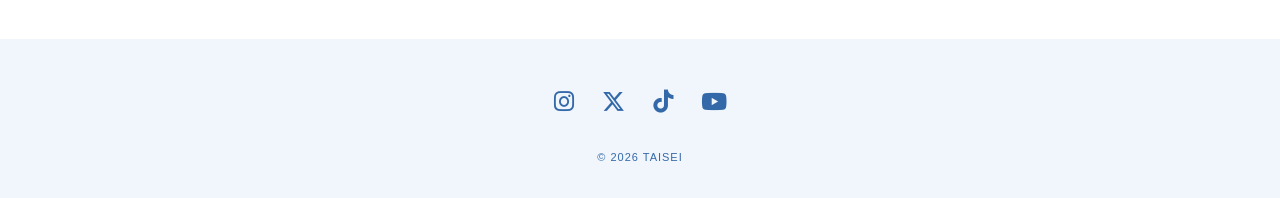
<file: profile.html>
<!DOCTYPE html>
<html lang="ja">
<head>
  <link rel="stylesheet" href="animation.css?v=3">
<meta charset="UTF-8">
<meta name="viewport" content="width=device-width, initial-scale=1.0">
<title>PROFILE | TAISEI OFFICIAL SITE</title>

<link rel="stylesheet" href="https://cdnjs.cloudflare.com/ajax/libs/font-awesome/6.7.2/css/all.min.css">

<style>
* {
  box-sizing: border-box;
}
body {
  margin: 0;
  background: #ffffff;
  color: #222222;
  font-family: sans-serif;
}
header {
  padding: 30px 20px;
  text-align: center;
  color: #3469a9;
  position: relative;
}
.logo {
  font-size: 30px;
  font-weight: 300;
  letter-spacing: 8px;
}
.subtitle {
  font-size: 10px;
  letter-spacing: 4px;
}
.menu {
  position: absolute;
  right: 20px;
  top: 35px;
  font-size: 25px;
  color: #3469a9;
  background: none;
  border: none;
  cursor: pointer;
}
nav {
  display: none;
  background: #f0f6fc;
  text-align: center;
  padding: 20px;
}
nav .nav-link {
  display: block;
  padding: 15px;
  color: #3469a9;
  text-decoration: none;
  letter-spacing: 2px;
  font-size: 14px;
}
.sns {
  display: flex;
  justify-content: center;
  align-items: center;
  gap: 28px;
  padding: 25px 0;
}
.sns a {
  color: #3469a9;
  font-size: 23px;
  text-decoration: none;
  transition: opacity 0.2s;
}
.sns a:hover {
  opacity: 0.5;
}
main {
  max-width: 900px;
  margin: auto;
  padding: 40px 25px;
}
h1 {
  text-align: center;
  color: #3469a9;
  font-size: 28px;
  font-weight: 300;
  letter-spacing: 5px;
  margin-bottom: 45px;
}
.artist-photo {
  display: block;
  width: 100%;
  max-width: 650px;
  margin: auto;
}
.artist-name {
  text-align: center;
  color: #3469a9;
  font-size: 30px;
  font-weight: 300;
  letter-spacing: 6px;
  margin: 35px 0 20px;
}
.description {
  text-align: center;
  font-size: 14px;
  line-height: 2.2;
}
.biography {
  margin-top: 65px;
}
.biography h2 {
  text-align: center;
  color: #3469a9;
  font-size: 24px;
  font-weight: 300;
  letter-spacing: 4px;
  margin-bottom: 35px;
}
.history {
  padding: 25px 0;
  border-bottom: 1px solid #d6e4f2;
}
.history-date {
  color: #3469a9;
  font-size: 13px;
  margin-bottom: 12px;
}
.history-text {
  font-size: 14px;
  line-height: 2;
}
.back {
  display: block;
  text-align: center;
  margin: 60px 0 20px;
  color: #3469a9;
  text-decoration: none;
  font-size: 13px;
}
footer {
  background: #f0f6fc;
  color: #3469a9;
  text-align: center;
  padding: 25px 20px 35px;
}
.copyright {
  font-size: 11px;
  letter-spacing: 1px;
  margin-top: 10px;
}
</style>
</head>

<body>

<header>
  <div class="logo">TAISEI</div>
  <div class="subtitle">OFFICIAL SITE</div>
  <button class="menu" aria-label="メニュー" aria-expanded="false" onclick="toggleMenu()">☰</button>
</header>

<nav id="nav">

  <a class="nav-link" href="index.html">HOME</a>
  <a class="nav-link" href="news.html">NEWS</a>
  <a class="nav-link" href="profile.html">PROFILE</a>
  <a class="nav-link" href="discography.html">DISCOGRAPHY</a>
  <a class="nav-link" href="contact.html">CONTACT</a>

  <div class="sns">

    <a href="https://www.instagram.com/taisei_bj/" target="_blank" rel="noopener noreferrer" aria-label="Instagram">
      <i class="fa-brands fa-instagram"></i>
    </a>

    <a href="https://x.com/taise1__" target="_blank" rel="noopener noreferrer" aria-label="X">
      <i class="fa-brands fa-x-twitter"></i>
    </a>

    <a href="https://www.tiktok.com/@taisei_bj" target="_blank" rel="noopener noreferrer" aria-label="TikTok">
      <i class="fa-brands fa-tiktok"></i>
    </a>

    <a href="https://youtube.com/@taisei_from_bloom.journey" target="_blank" rel="noopener noreferrer" aria-label="YouTube">
      <i class="fa-brands fa-youtube"></i>
    </a>

  </div>

</nav>

<main>

  <h1>PROFILE</h1>

  <img class="artist-photo" src="artist.jpeg" alt="TAISEI">

  <h2 class="artist-name">TAISEI</h2>

  <div class="description">
    大阪府出身のシンガーソングライター。<br>
    全楽曲の作詞・作曲を手掛ける。
  </div>

  <section class="biography">

    <h2>BIOGRAPHY</h2>

    <div class="history">
      <div class="history-date">2022.09.03</div>
      <div class="history-text">
        2人組ユニット【Bloom Journey】のGt.Voとして活動開始。
      </div>
    </div>

    <div class="history">
      <div class="history-date">2024.09.15</div>
      <div class="history-text">
        【Bloom Journey】活動休止。
      </div>
    </div>

    <div class="history">
      <div class="history-date">2024.12.31</div>
      <div class="history-text">
        ソロ活動名義【TAISEI】として、1stシングル「未練愛」をリリース。
      </div>
    </div>

    <div class="history">
      <div class="history-date">2025.09.03</div>
      <div class="history-text">
        【Bloom Journey】のメンバー【NAOYA】が脱退。
      </div>
    </div>

    <div class="history">
      <div class="history-date">2026.07.14</div>
      <div class="history-text">
        【Bloom Journey】が【TAISEI】のソロプロジェクトとして再始動。それと同時に【Bloom Journey】の名義で、1stシングル「未完成雑貨店」をリリース。
      </div>
    </div>

  </section>

  <a class="back" href="index.html">
    ← BACK TO HOME
  </a>

</main>

<footer>

  <div class="sns">

    <a href="https://www.instagram.com/taisei_bj/" target="_blank" rel="noopener noreferrer" aria-label="Instagram">
      <i class="fa-brands fa-instagram"></i>
    </a>

    <a href="https://x.com/taise1__" target="_blank" rel="noopener noreferrer" aria-label="X">
      <i class="fa-brands fa-x-twitter"></i>
    </a>

    <a href="https://www.tiktok.com/@taisei_bj" target="_blank" rel="noopener noreferrer" aria-label="TikTok">
      <i class="fa-brands fa-tiktok"></i>
    </a>

    <a href="https://youtube.com/@taisei_from_bloom.journey" target="_blank" rel="noopener noreferrer" aria-label="YouTube">
      <i class="fa-brands fa-youtube"></i>
    </a>

  </div>

  <div class="copyright">
    © 2026 TAISEI
  </div>

</footer>

<script>
function toggleMenu() {
  const nav = document.getElementById("nav");
  const button = document.querySelector(".menu");
  const isOpen = nav.style.display === "block";

  nav.style.display = isOpen ? "none" : "block";
  button.textContent = isOpen ? "☰" : "×";
  button.setAttribute("aria-expanded", String(!isOpen));
}
</script>

</body>
</html>
</file>
<file: animation.css>
@keyframes pageFadeIn {
  from {
    opacity: 0;
  }
  to {
    opacity: 1;
  }
}

body {
  animation: pageFadeIn 1.2s ease-out both;
}

@media (prefers-reduced-motion: reduce) {
  body {
    animation: none;
  }
}
</file>
